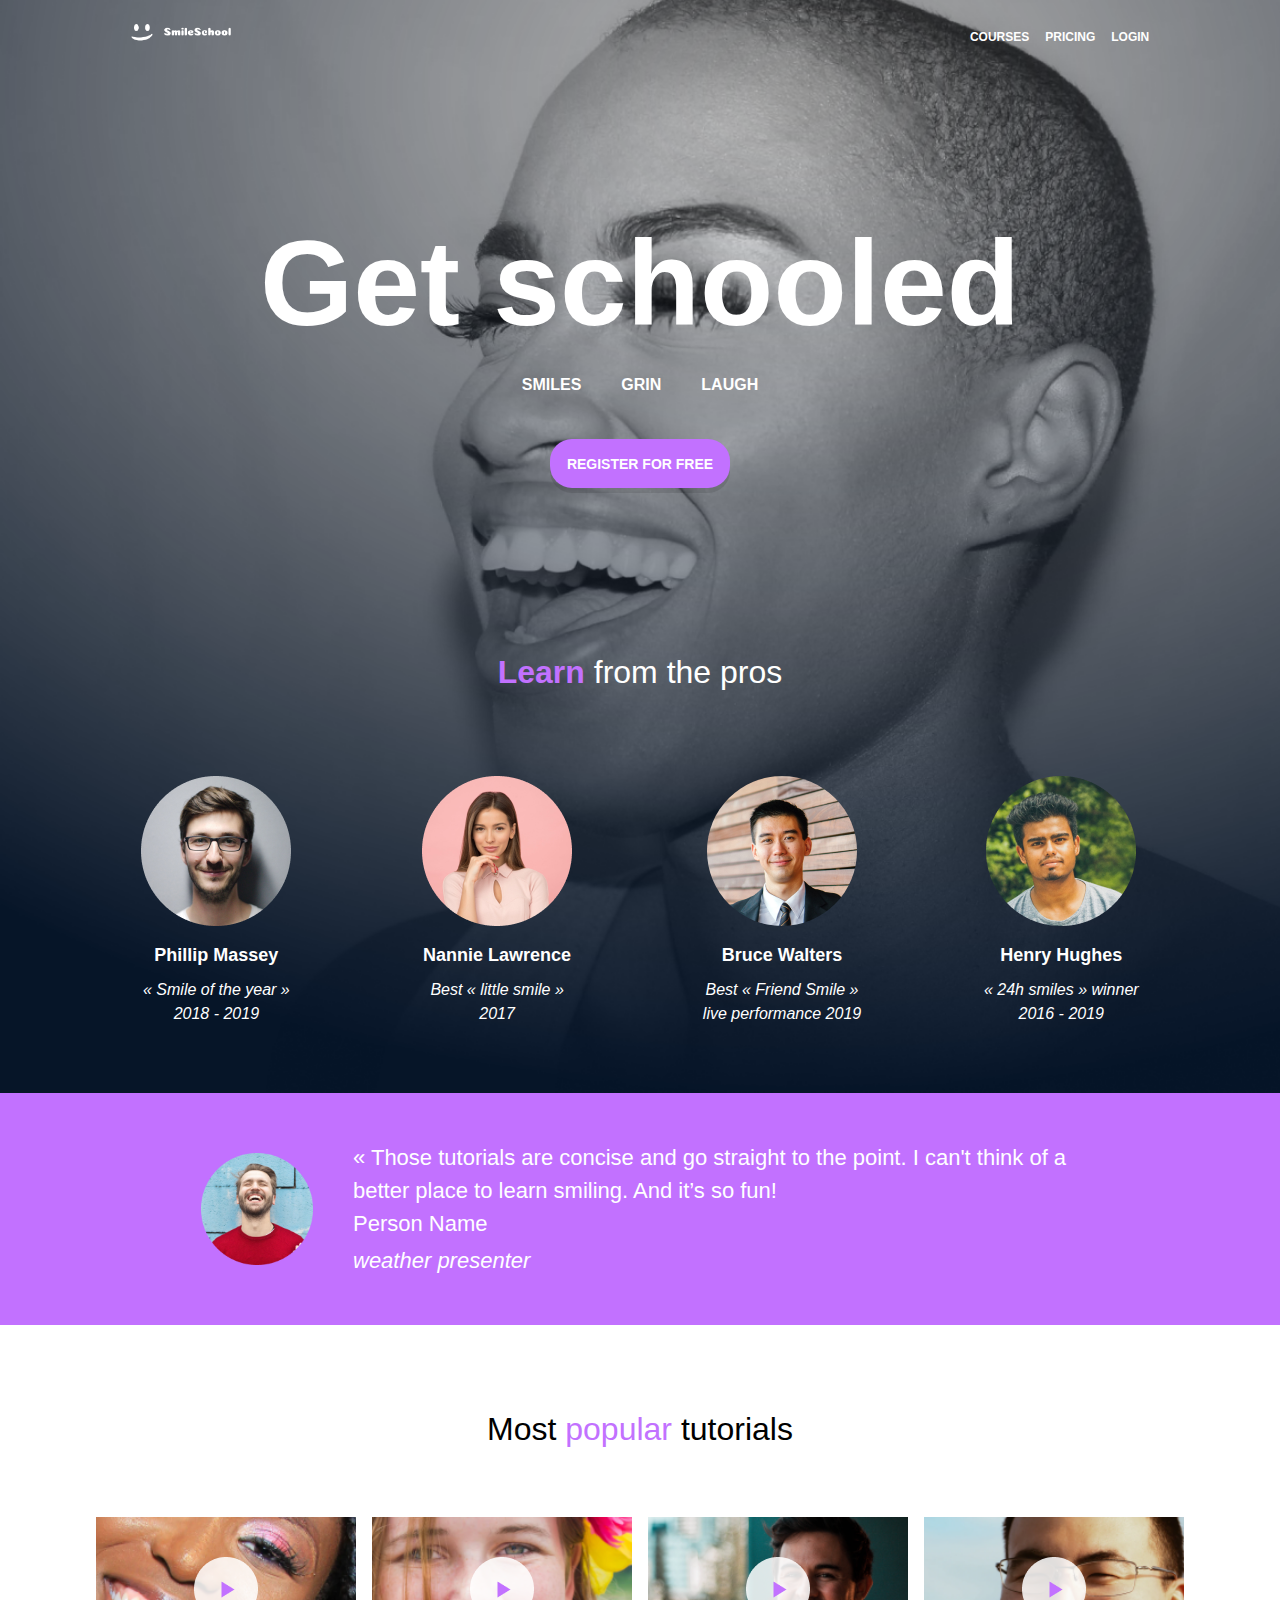
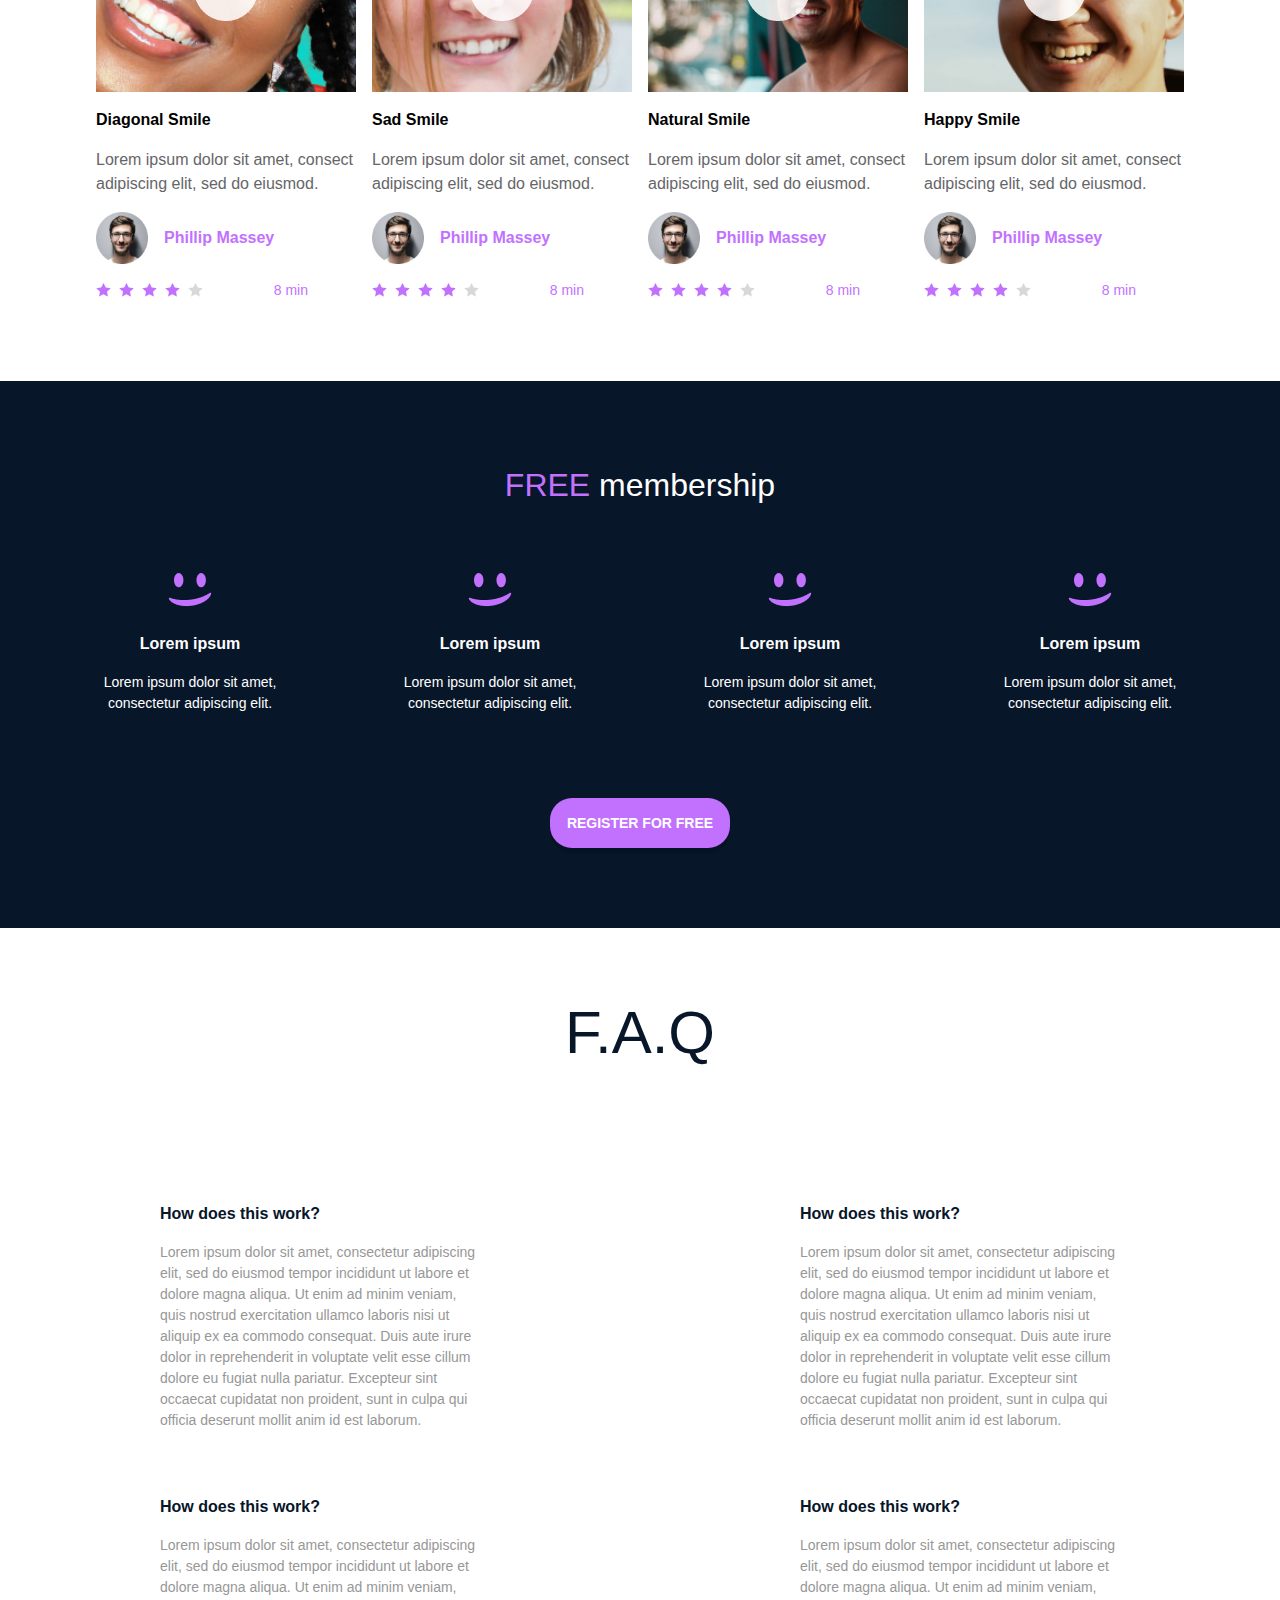
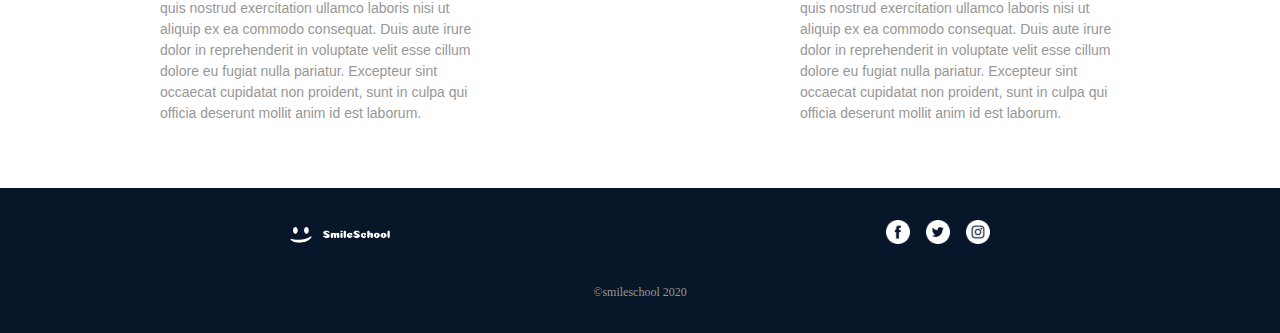
<file: css_advanced/index.html>
<!DOCTYPE html>
<html lang="en">
<head>
    <meta charset="UTF-8">
    <meta name="viewport" content="width=device-width, initial-scale=1.0">
    <link rel="stylesheet" href="styles.css">
    <title>Document</title>
</head>
<body>
    <section id="head_firstbanner">
   <header>
    <section class="logo_nav"> 
    <!-- The logo code -->
    <a href="index.html"><img id="homeLogo" src="images/logo.png" alt="logo"></a>

    <!-- Link for navigation -->
    <nav>
        <ul class="nav">
            <li><a href="#">COURSES</a></li>
            <li><a href="#">PRICING</a></li>
            <li><a href="#">LOGIN</a></li>
        </ul>
    </nav>
</section>  
   </header>

   
<main>
    
        <!-- The Banner -->
        
        <!-- Banner task No.1 -->
        <section  >
            <!-- Banner head -->
            <h1>Get schooled</h1>

            <!-- The 3 word text -->
            <div id="first_banner_text">
                <p>SMILES</p>
                <p>GRIN</p>
                <p>LAUGH</p>
            </div>
            <button> REGISTER FOR FREE</button>
        </section>
    

        <!-- The Banner Task No.2 with pros -->
        <section id="banner_two">
            <!-- Banner task No.2 title -->
            <p id="learn"> <strong>Learn</strong> <span id="light">from the pros</span> </p>
           
            <!-- Banner task No.2 Content -->
             <div id="pros_details">
                <!-- First Pros -->
                <div>
                    <img src="images/1.png" alt="Phillip">
                    <p class="pros_names">Phillip Massey</p>
                    <p class="sub_title">« Smile of the year » <br> 2018 - 2019</p>
                </div>
                <!-- 2nd Pros -->
                <div>
                    <img src="images/3.png" alt="Nannie">
                    <p class="pros_names">Nannie Lawrence</p>
                    <p class="sub_title">Best « little smile » <br> 2017</p>
                </div>

                <!-- 3 Pros -->
                <div>
                    <img id="bruce" src="images/2.png" alt="Brue">
                    <p class="pros_names">Bruce Walters</p>
                    <p class="sub_title">Best « Friend Smile » <br> live performance 2019</p>
                </div>

                <!-- 4th Pro -->
                <div>
                    <img src="images/4.png" alt="Henry">
                    <p class="pros_names">Henry Hughes</p>
                    <p class="sub_title">« 24h smiles » winner <br> 2016 - 2019</p>
                </div>
             </div>
        </section>
    </section>
        <!-- The Quote -->

        <section>

            <!-- The picture against the quote -->
            <div id="the_quote">
                <img id="Pros_in_red" src="images/5.png"   alt="Pros_in_red">

                <!-- The Quote -->
                <div id="the_quote_content">
                    <p class="quote_text ">« Those tutorials are concise and go straight to the point. I can't think of a better place to learn smiling. And it’s
                    so fun!</p>
                    <p id="pName">Person Name</p>
                    <p class="quote_text weather ">weather presenter </p>
                </div>
            </div>
        </section>

        <!-- The Videos section -->
        <section id="the_video_section">
            <p id="video_title">Most <strong>popular</strong> tutorials</p>

            <!-- The video populated-->
            <div id="videos">
                <!-- First video div -->
                <div>
                    <div class="video_behind">
                        <img class="play" src="images/play.png" alt="smile">
                    </div>

                    <p class="smile_title">Diagonal Smile</p>
                    <p class="smile_content">Lorem ipsum dolor sit amet, consect adipiscing elit, sed do eiusmod.</p>
                    
                    <div class="Phillip_img">
                        <img class="Phillip_smile" src="images/1.png" alt="Phillip"> 
                        <p>Phillip Massey</p>
                    </div>

                    <div class="smile_ratings">
                        <img src="images/rating.png" alt="rating">
                        <p class="rating_time">8 min</p>
                    </div>
                </div>

                <!-- Second Video div -->
                <div>
                    <div class="video_behind2">
                        <img class="play" src="images/play.png" alt="smile">
                    </div>

                    <p class="smile_title">Sad Smile</p>
                    <p class="smile_content">Lorem ipsum dolor sit amet, consect adipiscing elit, sed do eiusmod.</p>
                    
                    <div class="Phillip_img">
                        <img class="Phillip_smile" src="images/1.png" alt="Phillip"> 
                        <p>Phillip Massey</p>
                    </div>
                    
                    <div class="smile_ratings">
                        <img src="images/rating.png" alt="rating">
                        <p class="rating_time">8 min</p>
                    </div>
                </div>

                <!-- Third Video div -->
                <div>
                    <div class="video_behind3">
                        <img class="play" src="images/play.png" alt="smile">
                    </div>
   

                    <p class="smile_title">Natural Smile</p>
                    <p class="smile_content">Lorem ipsum dolor sit amet, consect adipiscing elit, sed do eiusmod.</p>
                    
                    <div class="Phillip_img">
                        <img class="Phillip_smile" src="images/1.png" alt="Phillip"> 
                        <p>Phillip Massey</p>
                    </div>
                    
                    <div class="smile_ratings">
                        <img src="images/rating.png" alt="rating">
                        <p class="rating_time">8 min</p>
                    </div>
                </div>

                <!-- Fourth Video -->
                <div>

                    
                  
                     <div class="video_behind4">
                     <img class="play" src="images/play.png" alt="smile">
                    </div>

                    <p class="smile_title">Happy Smile</p>
                    <p class="smile_content">Lorem ipsum dolor sit amet, consect adipiscing elit, sed do eiusmod.</p>
                    
                    <div class="Phillip_img">
                        <img class="Phillip_smile" src="images/1.png" alt="Phillip"> 
                        <p>Phillip Massey</p>
                    </div>
                    
                    <div class="smile_ratings">
                        <img src="images/rating.png" alt="rating">
                        <p class="rating_time">8 min</p>
                    </div>
                </div>
            </div>
        </section>

        <!-- Free membership -->
         
        <section id="free">
            <p class="freeM"> <strong>FREE</strong> membership</p>
            <div id="membership">
                <!-- first Membership div -->
                <div>
                    <img src="images/smile.png" alt="smile">
                    <h4 class="member_title">Lorem ipsum</h4>
                    <p class="member_content">Lorem ipsum dolor sit amet, consectetur adipiscing elit.</p>
                </div>

                <!-- Second Membership div -->
                <div>
                    <img src="images/smile.png" alt="smile" alt="smile">
                    <h4 class="member_title">Lorem ipsum</h4>
                    <p class="member_content">Lorem ipsum dolor sit amet, consectetur adipiscing elit.</p>
                </div>

                <!-- third Membership div -->
                <div>
                    <img src="images/smile.png" alt="smile" alt="smile">
                    <h4 class="member_title">Lorem ipsum</h4>
                    <p class="member_content">Lorem ipsum dolor sit amet, consectetur adipiscing elit.</p>
                </div>

                <!-- fourth membership div -->
                <div>
                    <img src="images/smile.png" alt="smile" alt="smile">
                    <h4 class="member_title">Lorem ipsum</h4>
                    <p class="member_content">Lorem ipsum dolor sit amet, consectetur adipiscing elit.</p>
                </div>
                
            </div>
            <button >REGISTER FOR FREE</button>
        </section>

        <!-- FAQ Section -->

    <section id="askQuestion">
           
        <h3 class="askQ" >F.A.Q</h3>
           
            <!-- the div container or mother div -->
            <div id="FreqQuest">
               
                <!-- block/div that contains 2 rows 1 -->
                 <div >
                    <div class="Quest_content">
                        <h4 class="Qest_title">How does this work?</h4>
                        <p class="qest_text ">Lorem ipsum dolor sit amet, consectetur adipiscing elit, sed do eiusmod tempor incididunt ut labore et dolore magna
                        aliqua. Ut enim ad minim veniam, quis nostrud exercitation ullamco laboris nisi ut aliquip ex ea commodo consequat. Duis
                        aute irure dolor in reprehenderit in voluptate velit esse cillum dolore eu fugiat nulla pariatur. Excepteur sint
                        occaecat cupidatat non proident, sunt in culpa qui officia deserunt mollit anim id est laborum.</p>
                    </div>
                    <div class="Quest_content">
                        <h4 class="Qest_title">How does this work?</h4>
                        <p class="qest_text ">Lorem ipsum dolor sit amet, consectetur adipiscing elit, sed do eiusmod tempor incididunt ut labore et dolore magna
                            aliqua. Ut enim ad minim veniam, quis nostrud exercitation ullamco laboris nisi ut aliquip ex ea commodo consequat.
                            Duis
                            aute irure dolor in reprehenderit in voluptate velit esse cillum dolore eu fugiat nulla pariatur. Excepteur sint
                            occaecat cupidatat non proident, sunt in culpa qui officia deserunt mollit anim id est laborum.</p>
                    </div>
                 </div>

                <!-- block/div that contains 2 rows 2 -->

                <div>
                    <div class="Quest_content">
                        <h4 class="Qest_title">How does this work?</h4>
                        <p class="qest_text ">Lorem ipsum dolor sit amet, consectetur adipiscing elit, sed do eiusmod tempor incididunt ut labore et dolore magna
                            aliqua. Ut enim ad minim veniam, quis nostrud exercitation ullamco laboris nisi ut aliquip ex ea commodo consequat.
                            Duis
                            aute irure dolor in reprehenderit in voluptate velit esse cillum dolore eu fugiat nulla pariatur. Excepteur sint
                            occaecat cupidatat non proident, sunt in culpa qui officia deserunt mollit anim id est laborum.</p>
                    </div>
                    <div class="Quest_content">
                        <h4 class="Qest_title">How does this work?</h4>
                        <p class="qest_text ">Lorem ipsum dolor sit amet, consectetur adipiscing elit, sed do eiusmod tempor incididunt ut labore et dolore magna
                            aliqua. Ut enim ad minim veniam, quis nostrud exercitation ullamco laboris nisi ut aliquip ex ea commodo consequat.
                            Duis
                            aute irure dolor in reprehenderit in voluptate velit esse cillum dolore eu fugiat nulla pariatur. Excepteur sint
                            occaecat cupidatat non proident, sunt in culpa qui officia deserunt mollit anim id est laborum.</p>
                    </div>
                </div>
            </div>
        </section>

   
</main>

   <footer>
  <div class="footer_logo">
    <img src="images/logo.png" alt="logo" id="homeLogo" />
    <div class="social_icons">
      <a href="#"><img src="images/facebook.png" alt="Facebook" class="social_icon" /></a>
      <a href="#"><img src="images/twitter.png" alt="Twitter" class="social_icon" /></a>
      <a href="#"><img src="images/instagram.png" alt="Instagram" class="social_icon" /></a>
    </div>
  </div>
  <p id="right">©smileschool 2020</p>
</footer>

</body>
</html>
</file>
<file: css_advanced/styles.css>
/* ===== Global Reset and Base Styles ===== */
*, *::before, *::after {
  box-sizing: border-box;
  margin: 0;
  padding: 0;
}

body {
  font-family: 'Source Sans Pro', sans-serif;
  background-color: #fff;
  line-height: 1.5;
}

/* Utility container */
.container {
  padding-inline: 5%;
  max-width: 1200px;
  margin: 0 auto;
}

/* ===== Header ===== */
#head_firstbanner {
  background-image: url(images/Object.png);
  background-size: cover;
  height: 1093px;
}

.logo_nav {
  display: flex;
  justify-content: center;
  gap: 60%;
  padding: 1.5em;
}

#homeLogo {
  width: 75%;
}

.nav {
  display: flex;
  list-style: none;
  gap: 1em;
}

header section nav ul li a {
  text-decoration: none;
  color: white;
  font-size: 12px;
  font-weight: bold;
}

/* ===== Hero Section ===== */
main section {
  text-align: center;
}

main section h1 {
  color: white;
  margin-top: 1em;
  font-size: 120px;
  font-weight: bold;
}

#first_banner_text {
  font-size: 16px;
  font-weight: bold;
  display: flex;
  justify-content: center;
  gap: 2.5em;
  color: white;
}

button {
  background-color: #C271FF;
  box-shadow: 0 5px 0 0 rgba(0, 0, 0, 0.1);
  border: none;
  color: white;
  font-size: 14px;
  font-weight: 700;
  border-radius: 22px;
  padding: 1.2em;
  margin-top: 3em;
  cursor: pointer;
  transition: background-color 0.3s ease;
}

button:hover {
  background-color: #a950d6;
}

/* ===== Learn from Pros Section ===== */
#learn {
  color: white;
  font-size: 32px;
}

#light {
  font-weight: lighter;
}

strong {
  color: #C271FF;
}

#banner_two {
  margin-top: 10em;
}

/* ===== Pros Section ===== */
#pros_details {
  margin-top: 5em;
  display: flex;
  justify-content: space-around;
  margin-inline: 5em;
}

#bruce {
  border-radius: 20em;
}

.pros_names {
  color: white;
  font-size: 18px;
  font-weight: bolder;
  margin: 0.5em;
}

.sub_title {
  color: white;
  font-style: italic;
  font-size: 16px;
}

/* ===== Quote Section ===== */
#the_quote {
  display: flex;
  justify-content: center;
  align-items: center;
  background-color: #C271FF;
  gap: 2.5em;
  padding: 3em 0;
}

#Pros_in_red {
  width: 7em;
}

#the_quote_content {
  color: white;
  font-size: 22px;
  width: 33em;
}

.quote_text {
  font-weight: lighter;
}

.all_quote_text {
  margin-bottom: 1em;
}

#pName {
  margin-bottom: 0.2em;
}

.weather {
  font-style: italic;
}

/* ===== Video Section ===== */
#the_video_section {
  padding: 5em;
}

#video_title {
  text-align: center;
  font-size: 32px;
  font-weight: lighter;
  margin-bottom: 2em;
}

#videos {
  display: flex;
  justify-content: center;
  gap: 1em;
  margin-inline: 1em;
  cursor: pointer;
}

.video_behind, .video_behind2, .video_behind3, .video_behind4 {
  padding: 2.5em 0 4em 0;
  background-size: cover;
  background-position: center;
  text-align: center;
}

.video_behind { background-image: url(images/9.png); }
.video_behind2 { background-image: url(images/7.png); }
.video_behind3 { background-image: url(images/8.png); }
.video_behind4 { background-image: url(images/6.png); }

.smile_title {
  font-size: 16px;
  font-weight: bold;
  margin-block: 1em;
}

.smile_content {
  margin-bottom: 1em;
  color: #656668;
  font-weight: 300;
}

.Phillip_img {
  display: flex;
  align-items: center;
  color: #C271FF;
  font-weight: 700;
}

.Phillip_smile {
  width: 20%;
  margin-right: 1em;
}

.smile_ratings {
  display: flex;
  justify-content: space-between;
  align-items: center;
  padding-inline-end: 3em;
  margin-top: 1em;
}

.rating_time {
  color: #C271FF;
  font-size: 14px;
  font-weight: 500;
}

/* ===== Membership Section ===== */
#free {
  background-color: #071629;
  padding-block: 5em;
  text-align: center;
}

.freeM {
  font-weight: lighter;
  font-size: 32px;
  color: white;
  padding-bottom: 2em;
}

#membership {
  display: flex;
  justify-content: center;
  align-items: center;
  gap: 1em;
  padding-inline: 3em;
  color: white;
}

.member_title {
  padding-block: 1em;
}

.member_content {
  padding-inline: 3em;
  font-size: 14px;
  font-weight: lighter;
  color: white;
  margin-bottom: 3em;
}

/* ===== FAQ Section ===== */
#askQuestion {
  text-align: left;
}

#FreqQuest {
  display: flex;
  justify-content: center;
}

.askQ {
  color: #071629;
  font-size: 60px;
  font-weight: lighter;
  margin-block: 1em;
  text-align: center;
}

.Quest_content {
  margin: 4em 10em;
}

.Qest_title {
  margin-bottom: 1em;
  font-size: 16px;
  color: #071629;
}

.qest_text {
  font-size: 14px;
  color: #979797;
}

footer {
  font-family: Source Sans Pro;
  text-align: center;
  background-color: #071629;
  padding-block: 2em;
}

.footer_logo {
  display: flex;
  justify-content: space-between;
  align-items: center;
  margin-bottom: 2em;
  max-width: 700px;
  margin-inline: auto;
}

#homeLogo {
  width: 100px;
}

.social_icons {
  display: flex;
  gap: 1em;
}

.social_icon{
  width: 1.5em;
}

#right {
  color: #979797;
  font-size: 12px;
  font-weight: normal;
}


/* ===== Responsive Styles ===== */
@media (max-width: 768px) {
  .logo_nav {
    flex-direction: column;
    gap: 1em;
  }

  #pros_details, #videos, #membership {
    flex-direction: column;
    align-items: center;
  }

  main section h1 {
    font-size: 64px;
  }

  #the_quote_content {
    width: 90%;
  }

  .Quest_content {
    margin: 2em 2em;
  }

  #FreqQuest {
    flex-direction: column;
  }
}
</file>
